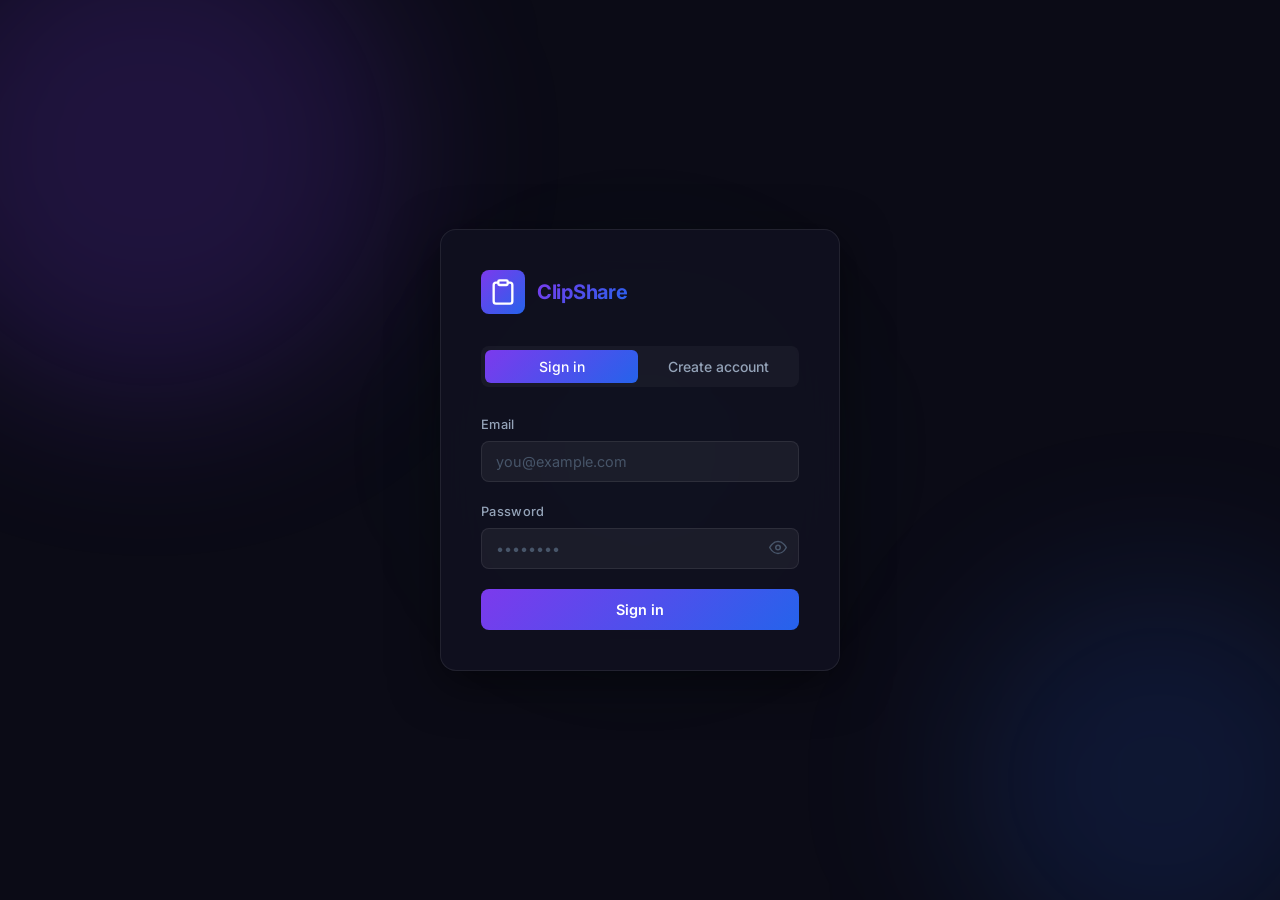
<file: index.html>
<!DOCTYPE html>
<html lang="en">
<head>
  <meta charset="UTF-8" />
  <meta name="viewport" content="width=device-width, initial-scale=1.0" />
  <title>ClipShare — Sign in</title>
  <link rel="preconnect" href="https://fonts.googleapis.com" />
  <link href="https://fonts.googleapis.com/css2?family=Inter:wght@300;400;500;600;700&display=swap" rel="stylesheet" />
  <link rel="stylesheet" href="css/style.css" />
</head>
<body class="auth-page">

  <!-- Animated background orbs -->
  <div class="bg-orb bg-orb-1"></div>
  <div class="bg-orb bg-orb-2"></div>
  <div class="bg-orb bg-orb-3"></div>

  <div class="auth-wrapper">
    <div class="auth-card">

      <!-- Logo -->
      <div class="auth-logo">
        <div class="logo-icon">
          <svg width="28" height="28" viewBox="0 0 24 24" fill="none" stroke="currentColor" stroke-width="2">
            <path d="M16 4h2a2 2 0 0 1 2 2v14a2 2 0 0 1-2 2H6a2 2 0 0 1-2-2V6a2 2 0 0 1 2-2h2"/>
            <rect x="8" y="2" width="8" height="4" rx="1" ry="1"/>
          </svg>
        </div>
        <span class="logo-text">ClipShare</span>
      </div>

      <!-- Tab switcher -->
      <div class="auth-tabs">
        <button class="auth-tab active" data-tab="login">Sign in</button>
        <button class="auth-tab" data-tab="register">Create account</button>
      </div>

      <!-- Login form -->
      <form id="loginForm" class="auth-form active" novalidate>
        <div class="form-group">
          <label class="form-label" for="loginEmail">Email</label>
          <input class="form-input" type="email" id="loginEmail" placeholder="you@example.com" autocomplete="email" required />
        </div>
        <div class="form-group">
          <label class="form-label" for="loginPassword">Password</label>
          <div class="input-wrapper">
            <input class="form-input" type="password" id="loginPassword" placeholder="••••••••" autocomplete="current-password" required />
            <button type="button" class="toggle-password" aria-label="Toggle password visibility">
              <svg class="eye-icon" width="18" height="18" viewBox="0 0 24 24" fill="none" stroke="currentColor" stroke-width="2">
                <path d="M1 12s4-8 11-8 11 8 11 8-4 8-11 8-11-8-11-8z"/><circle cx="12" cy="12" r="3"/>
              </svg>
            </button>
          </div>
        </div>
        <div class="form-error" id="loginError"></div>
        <button type="submit" class="btn-primary btn-full" id="loginBtn">
          <span class="btn-text">Sign in</span>
          <span class="btn-spinner"></span>
        </button>
      </form>

      <!-- Register form -->
      <form id="registerForm" class="auth-form" novalidate>
        <div class="form-group">
          <label class="form-label" for="regUsername">Username</label>
          <input class="form-input" type="text" id="regUsername" placeholder="your_username" autocomplete="username" required />
          <span class="form-hint">Letters, numbers, and underscores only</span>
        </div>
        <div class="form-group">
          <label class="form-label" for="regEmail">Email</label>
          <input class="form-input" type="email" id="regEmail" placeholder="you@example.com" autocomplete="email" required />
        </div>
        <div class="form-group">
          <label class="form-label" for="regPassword">Password</label>
          <div class="input-wrapper">
            <input class="form-input" type="password" id="regPassword" placeholder="Min. 6 characters" autocomplete="new-password" required />
            <button type="button" class="toggle-password" aria-label="Toggle password visibility">
              <svg class="eye-icon" width="18" height="18" viewBox="0 0 24 24" fill="none" stroke="currentColor" stroke-width="2">
                <path d="M1 12s4-8 11-8 11 8 11 8-4 8-11 8-11-8-11-8z"/><circle cx="12" cy="12" r="3"/>
              </svg>
            </button>
          </div>
          <div class="password-strength" id="passwordStrength">
            <div class="strength-bar"><div class="strength-fill" id="strengthFill"></div></div>
            <span class="strength-label" id="strengthLabel"></span>
          </div>
        </div>
        <div class="form-error" id="registerError"></div>
        <button type="submit" class="btn-primary btn-full" id="registerBtn">
          <span class="btn-text">Create account</span>
          <span class="btn-spinner"></span>
        </button>
      </form>

    </div>
  </div>

  <script src="js/config.js"></script>
  <script src="js/api.js"></script>
  <script src="js/auth.js"></script>
</body>
</html>
</file>
<file: css/style.css>
/* ─── Variables ────────────────────────────────────────────────────────────── */
:root {
  --bg:          #0b0b16;
  --bg-2:        #111120;
  --bg-card:     rgba(255,255,255,0.04);
  --bg-card-h:   rgba(255,255,255,0.07);
  --border:      rgba(255,255,255,0.08);
  --border-f:    rgba(124,58,237,0.55);
  --text:        #e2e8f0;
  --text-2:      #94a3b8;
  --text-3:      #475569;
  --purple:      #7c3aed;
  --blue:        #2563eb;
  --grad:        linear-gradient(135deg,#7c3aed,#2563eb);
  --grad-soft:   linear-gradient(135deg,rgba(124,58,237,.12),rgba(37,99,235,.08));
  --success:     #10b981;
  --error:       #ef4444;
  --warning:     #f59e0b;
  --info:        #3b82f6;
  --r:           12px;
  --r-sm:        8px;
  --r-lg:        16px;
  --shadow:      0 4px 24px rgba(0,0,0,.35);
  --shadow-lg:   0 12px 48px rgba(0,0,0,.5);
  --nav-h:       60px;
  --transition:  .2s cubic-bezier(.4,0,.2,1);
}

/* ─── Reset ────────────────────────────────────────────────────────────────── */
*,*::before,*::after { box-sizing: border-box; margin: 0; padding: 0; }

html { font-size: 16px; scroll-behavior: smooth; }

body {
  font-family: 'Inter', system-ui, -apple-system, sans-serif;
  background: var(--bg);
  color: var(--text);
  min-height: 100vh;
  line-height: 1.6;
  -webkit-font-smoothing: antialiased;
}

a { color: var(--purple); text-decoration: none; transition: opacity var(--transition); }
a:hover { opacity: .8; text-decoration: underline; }

/* ─── Logo shared ──────────────────────────────────────────────────────────── */
.logo-icon {
  width: 44px; height: 44px;
  background: var(--grad);
  border-radius: var(--r-sm);
  display: flex; align-items: center; justify-content: center;
  color: #fff;
  flex-shrink: 0;
}
.logo-icon-sm { width: 34px; height: 34px; border-radius: 8px; }
.logo-text {
  font-size: 1.25rem;
  font-weight: 700;
  background: var(--grad);
  -webkit-background-clip: text;
  -webkit-text-fill-color: transparent;
  background-clip: text;
  letter-spacing: -.3px;
}

/* ─── Buttons ──────────────────────────────────────────────────────────────── */
button { cursor: pointer; font-family: inherit; border: none; }

.btn-primary {
  display: inline-flex; align-items: center; justify-content: center; gap: 8px;
  padding: 12px 20px;
  background: var(--grad);
  color: #fff;
  font-size: .9rem; font-weight: 600;
  border-radius: var(--r-sm);
  border: none;
  transition: opacity var(--transition), transform var(--transition), box-shadow var(--transition);
  position: relative; overflow: hidden;
}
.btn-primary::after {
  content: '';
  position: absolute; inset: 0;
  background: rgba(255,255,255,0);
  transition: background var(--transition);
}
.btn-primary:hover::after { background: rgba(255,255,255,.08); }
.btn-primary:active { transform: scale(.98); }
.btn-primary:disabled { opacity: .5; cursor: not-allowed; transform: none; }
.btn-primary.loading .btn-text { opacity: 0; }
.btn-primary.loading .btn-spinner { display: block; }
.btn-full { width: 100%; }

.btn-secondary {
  display: inline-flex; align-items: center; justify-content: center;
  padding: 12px 20px;
  background: transparent;
  color: var(--text-2);
  font-size: .9rem; font-weight: 500;
  border: 1px solid var(--border);
  border-radius: var(--r-sm);
  transition: background var(--transition), border-color var(--transition), color var(--transition);
}
.btn-secondary:hover {
  background: var(--bg-card-h);
  border-color: rgba(255,255,255,.16);
  color: var(--text);
}

.btn-spinner {
  display: none;
  width: 16px; height: 16px;
  border: 2px solid rgba(255,255,255,.3);
  border-top-color: #fff;
  border-radius: 50%;
  animation: spin .7s linear infinite;
  position: absolute;
}

/* ─── Avatar ───────────────────────────────────────────────────────────────── */
.nav-avatar-wrap {
  position: relative; cursor: pointer; flex-shrink: 0;
  border-radius: 50%;
}
.avatar-camera-hint {
  position: absolute; inset: 0;
  border-radius: 50%;
  background: rgba(0,0,0,.58);
  display: flex; align-items: center; justify-content: center;
  opacity: 0;
  transition: opacity .15s;
  pointer-events: none;
  color: #fff;
}
.nav-avatar-wrap:hover .avatar-camera-hint { opacity: 1; }

.avatar {
  width: 34px; height: 34px;
  border-radius: 50%;
  display: flex; align-items: center; justify-content: center;
  font-weight: 700; font-size: .85rem;
  color: #fff; flex-shrink: 0;
}
.avatar-xs { width: 22px; height: 22px; font-size: .65rem; }

/* ══════════════════════════════════════════════════════════════════════════════
   AUTH PAGE
══════════════════════════════════════════════════════════════════════════════ */
.auth-page { display: flex; align-items: center; justify-content: center; min-height: 100vh; overflow: hidden; }

/* Animated background */
.bg-orb {
  position: fixed; border-radius: 50%; filter: blur(80px);
  animation: orb-float 12s ease-in-out infinite;
  pointer-events: none; z-index: 0;
}
.bg-orb-1 { width: 500px; height: 500px; background: rgba(124,58,237,.18); top:-100px; left:-100px; animation-delay:0s; }
.bg-orb-2 { width: 400px; height: 400px; background: rgba(37,99,235,.14);  bottom:-80px; right:-80px; animation-delay:-4s; }
.bg-orb-3 { width: 300px; height: 300px; background: rgba(16,185,129,.08); top:50%; left:50%; transform:translate(-50%,-50%); animation-delay:-8s; }

.auth-wrapper {
  position: relative; z-index: 1;
  width: 100%; max-width: 440px;
  padding: 20px;
}

.auth-card {
  background: rgba(17,17,32,.85);
  backdrop-filter: blur(24px);
  border: 1px solid var(--border);
  border-radius: var(--r-lg);
  padding: 40px;
  box-shadow: var(--shadow-lg);
}

.auth-logo { display: flex; align-items: center; gap: 12px; margin-bottom: 32px; }

/* Tabs */
.auth-tabs {
  display: flex; gap: 4px;
  background: rgba(255,255,255,.04);
  border-radius: var(--r-sm);
  padding: 4px;
  margin-bottom: 28px;
}
.auth-tab {
  flex: 1; padding: 8px 12px;
  font-size: .875rem; font-weight: 500;
  color: var(--text-2);
  background: transparent;
  border-radius: 6px;
  transition: background var(--transition), color var(--transition);
}
.auth-tab.active { background: var(--grad); color: #fff; }
.auth-tab:hover:not(.active) { background: rgba(255,255,255,.06); color: var(--text); }

/* Forms */
.auth-form { display: none; flex-direction: column; gap: 20px; }
.auth-form.active { display: flex; }

.form-group { display: flex; flex-direction: column; gap: 6px; }

.form-label { font-size: .8rem; font-weight: 500; color: var(--text-2); letter-spacing: .3px; }

.form-input {
  width: 100%; padding: 11px 14px;
  background: rgba(255,255,255,.05);
  border: 1px solid var(--border);
  border-radius: var(--r-sm);
  color: var(--text);
  font-size: .9rem; font-family: inherit;
  transition: border-color var(--transition), box-shadow var(--transition), background var(--transition);
  outline: none;
}
.form-input::placeholder { color: var(--text-3); }
.form-input:focus {
  border-color: var(--border-f);
  background: rgba(124,58,237,.06);
  box-shadow: 0 0 0 3px rgba(124,58,237,.15);
}

.input-wrapper { position: relative; }
.input-wrapper .form-input { padding-right: 44px; }
.toggle-password {
  position: absolute; right: 12px; top: 50%; transform: translateY(-50%);
  background: none; color: var(--text-3);
  transition: color var(--transition);
}
.toggle-password:hover { color: var(--text-2); }

.form-hint { font-size: .75rem; color: var(--text-3); }

.form-error {
  display: none;
  font-size: .8rem; color: var(--error);
  background: rgba(239,68,68,.08);
  border: 1px solid rgba(239,68,68,.2);
  border-radius: var(--r-sm);
  padding: 10px 12px;
}

/* Password strength */
.password-strength { display: flex; flex-direction: column; gap: 5px; margin-top: 4px; }
.strength-bar { height: 3px; background: rgba(255,255,255,.08); border-radius: 2px; overflow: hidden; }
.strength-fill { height: 100%; width: 0%; border-radius: 2px; transition: width .35s ease, background .35s ease; }
.strength-label { font-size: .72rem; font-weight: 500; }

/* ══════════════════════════════════════════════════════════════════════════════
   BOARD PAGE
══════════════════════════════════════════════════════════════════════════════ */

/* ─── Navbar ───────────────────────────────────────────────────────────────── */
.navbar {
  position: fixed; top: 0; left: 0; right: 0; z-index: 100;
  height: var(--nav-h);
  display: flex; align-items: center; justify-content: space-between;
  padding: 0 24px;
  background: rgba(11,11,22,.85);
  backdrop-filter: blur(20px);
  border-bottom: 1px solid var(--border);
}
.nav-brand { display: flex; align-items: center; gap: 10px; }
.nav-center { position: absolute; left: 50%; transform: translateX(-50%); display: flex; align-items: center; gap: 14px; }
.nav-right { display: flex; align-items: center; gap: 16px; }

.connection-status { display: flex; align-items: center; gap: 7px; }

.online-count-wrap { position: relative; }

.online-count {
  display: flex; align-items: center; gap: 5px;
  font-size: .75rem; font-weight: 500; color: var(--text-3);
  padding: 3px 9px; border-radius: 20px;
  background: rgba(255,255,255,.05);
  border: 1px solid var(--border);
  cursor: pointer;
  transition: background var(--transition), color var(--transition), border-color var(--transition);
}
.online-count:hover,
.online-count[aria-expanded="true"] {
  background: rgba(255,255,255,.1); color: var(--text-2); border-color: rgba(255,255,255,.18);
}

.online-users-panel {
  position: absolute; top: calc(100% + 10px); left: 50%; transform: translateX(-50%);
  min-width: 210px; max-width: 270px;
  background: #1a1a2e;
  border: 1px solid rgba(255,255,255,.13);
  border-radius: 14px;
  box-shadow: 0 4px 6px rgba(0,0,0,.3), 0 16px 48px rgba(0,0,0,.6);
  z-index: 200;
  overflow: hidden;
  animation: card-appear .15s cubic-bezier(.16,1,.3,1) both;
}
.online-panel-head {
  display: flex; align-items: center; justify-content: space-between;
  padding: 10px 10px 9px 14px;
  background: rgba(255,255,255,.03);
  border-bottom: 1px solid rgba(255,255,255,.08);
}
.online-users-header {
  font-size: .68rem; font-weight: 700; letter-spacing: .08em;
  text-transform: uppercase; color: var(--text-3);
}
.online-export-btn {
  display: flex; align-items: center; gap: 5px;
  font-size: .72rem; font-weight: 600; color: #a78bfa;
  background: rgba(124,58,237,.15); border: 1px solid rgba(124,58,237,.3);
  border-radius: 7px; padding: 4px 9px;
  cursor: pointer;
  transition: background var(--transition), border-color var(--transition), color var(--transition);
  white-space: nowrap;
}
.online-export-btn:hover {
  background: rgba(124,58,237,.28); border-color: rgba(124,58,237,.55); color: #c4b5fd;
}
.online-users-list {
  list-style: none; padding: 5px; max-height: 280px; overflow-y: auto;
}
.online-users-list::-webkit-scrollbar { width: 4px; }
.online-users-list::-webkit-scrollbar-track { background: transparent; }
.online-users-list::-webkit-scrollbar-thumb { background: rgba(255,255,255,.1); border-radius: 4px; }
.online-user-item {
  display: flex; align-items: center; gap: 10px;
  padding: 8px 9px; border-radius: 9px;
  transition: background var(--transition);
}
.online-user-item:hover { background: rgba(255,255,255,.07); }
.online-user-item .user-name {
  font-size: .85rem; font-weight: 500; color: var(--text); flex: 1; min-width: 0;
  white-space: nowrap; overflow: hidden; text-overflow: ellipsis;
}
.online-user-item .you-badge {
  font-size: .67rem; font-weight: 600; color: #a78bfa;
  background: rgba(124,58,237,.18); border: 1px solid rgba(124,58,237,.3);
  border-radius: 5px; padding: 1px 6px; flex-shrink: 0;
}
.status-dot {
  width: 8px; height: 8px; border-radius: 50%;
  background: var(--text-3);
  transition: background .4s;
}
.status-dot.online  { background: var(--success); box-shadow: 0 0 8px var(--success); }
.status-dot.offline { background: var(--error); }
.status-text { font-size: .78rem; color: var(--text-2); }

.nav-user { display: flex; align-items: center; gap: 9px; }
.nav-username { font-size: .85rem; font-weight: 500; color: var(--text-2); }

.btn-logout {
  display: flex; align-items: center; gap: 7px;
  padding: 7px 12px;
  font-size: .82rem; font-weight: 500;
  color: var(--text-2);
  background: transparent;
  border: 1px solid var(--border);
  border-radius: var(--r-sm);
  transition: all var(--transition);
}
.btn-logout:hover { background: rgba(239,68,68,.1); border-color: rgba(239,68,68,.3); color: var(--error); }

/* ─── Paste hero ───────────────────────────────────────────────────────────── */
.paste-hero {
  margin-top: var(--nav-h);
  padding: 36px 24px 28px;
  background: var(--grad-soft);
  border-bottom: 1px solid var(--border);
}
.paste-hero-inner {
  max-width: 860px; margin: 0 auto;
  display: flex; align-items: center; gap: 24px; flex-wrap: wrap;
}
.paste-icon {
  width: 60px; height: 60px; flex-shrink: 0;
  background: rgba(124,58,237,.15);
  border: 1px solid rgba(124,58,237,.25);
  border-radius: var(--r);
  display: flex; align-items: center; justify-content: center;
  color: #a78bfa;
}
.paste-hero-text { flex: 1; min-width: 200px; }
.paste-hero-text h2 { font-size: 1.15rem; font-weight: 600; margin-bottom: 4px; }
.paste-hero-text p  { font-size: .875rem; color: var(--text-2); }

kbd {
  display: inline-flex; align-items: center; justify-content: center;
  min-width: 26px; height: 24px; padding: 0 6px;
  background: rgba(255,255,255,.08);
  border: 1px solid rgba(255,255,255,.15);
  border-bottom-width: 2px;
  border-radius: 5px;
  font-family: 'JetBrains Mono', monospace;
  font-size: .78rem; font-weight: 600;
  color: var(--text);
}

.btn-new-clip {
  display: flex; align-items: center; gap: 7px;
  padding: 10px 18px;
  background: var(--grad);
  color: #fff;
  font-size: .875rem; font-weight: 600;
  border-radius: var(--r-sm);
  border: none;
  white-space: nowrap;
  transition: opacity var(--transition), transform var(--transition);
  flex-shrink: 0;
}
.btn-new-clip:hover  { opacity: .9; }
.btn-new-clip:active { transform: scale(.97); }

.paste-hero-actions { display: flex; align-items: center; gap: 10px; flex-wrap: wrap; }

.btn-upload-file {
  display: flex; align-items: center; gap: 7px;
  padding: 10px 18px;
  background: rgba(255,255,255,.06);
  color: var(--text-2);
  font-size: .875rem; font-weight: 600;
  border-radius: var(--r-sm);
  border: 1px solid var(--border);
  white-space: nowrap;
  transition: background var(--transition), border-color var(--transition), color var(--transition), transform var(--transition);
  flex-shrink: 0;
}
.btn-upload-file:hover  { background: rgba(255,255,255,.1); border-color: rgba(255,255,255,.18); color: var(--text); }
.btn-upload-file:active { transform: scale(.97); }

/* Drag-drop overlay */
.drag-drop-overlay {
  display: none;
  position: fixed; inset: 0; z-index: 200;
  background: rgba(11,11,22,.85);
  backdrop-filter: blur(4px);
  align-items: center; justify-content: center;
  border: 3px dashed var(--purple);
  pointer-events: none;
}
.drag-drop-overlay.active { display: flex; }
.drag-drop-inner {
  display: flex; flex-direction: column; align-items: center; gap: 16px;
  color: #a78bfa;
}
.drag-drop-inner p { font-size: 1.25rem; font-weight: 600; color: var(--text); }

/* ─── Board main ───────────────────────────────────────────────────────────── */
.board-main { padding: 28px 24px 60px; }

.board-header {
  display: flex; align-items: center; justify-content: space-between;
  flex-wrap: wrap; gap: 10px;
  margin-bottom: 20px;
}
.board-title {
  font-size: 1rem; font-weight: 600; color: var(--text-2);
}
.clip-count { font-weight: 400; color: var(--text-3); font-size: .9rem; }

/* ─── Clips grid ───────────────────────────────────────────────────────────── */
.clips-grid {
  columns: 1;
  column-gap: 18px;
}
@media (min-width: 640px)  { .clips-grid { columns: 2; } }
@media (min-width: 1024px) { .clips-grid { columns: 3; } }

/* ─── Clip card ────────────────────────────────────────────────────────────── */
.clip-card {
  break-inside: avoid;
  display: flex; flex-direction: column;
  background: var(--bg-card);
  border: 1px solid var(--border);
  border-radius: var(--r);
  overflow: hidden;
  margin-bottom: 18px;
  transition: border-color var(--transition), box-shadow var(--transition), transform var(--transition);
}
.clip-card:hover {
  border-color: rgba(255,255,255,.14);
  box-shadow: var(--shadow);
  transform: translateY(-2px);
}

/* Entrance animation */
@keyframes card-appear {
  from { opacity: 0; transform: translateY(12px) scale(.98); }
  to   { opacity: 1; transform: none; }
}
.card-appear { animation: card-appear .36s cubic-bezier(.16,1,.3,1) both; }

/* Skeleton loading cards */
.skeleton-card { pointer-events: none; }
.sk-header { padding: 12px 14px 8px; display: flex; align-items: center; justify-content: space-between; gap: 8px; }
.sk-body   { padding: 4px 14px 14px; display: flex; flex-direction: column; gap: 9px; }
.sk-footer { padding: 10px 14px; border-top: 1px solid var(--border); display: flex; align-items: center; gap: 9px; }
.sk-pill   { width: 52px; height: 19px; border-radius: 20px; flex-shrink: 0; }
.sk-circle { width: 22px; height: 22px; border-radius: 50%; flex-shrink: 0; }
.sk-line   { height: 11px; border-radius: 4px; width: 100%; }
.sk-medium { width: 72%; }
.sk-short  { width: 40%; }

@keyframes sk-shimmer {
  0%   { background-position: 200% 0; }
  100% { background-position: -200% 0; }
}
.sk-block {
  background: linear-gradient(
    90deg,
    rgba(255,255,255,.04) 25%,
    rgba(255,255,255,.09) 50%,
    rgba(255,255,255,.04) 75%
  );
  background-size: 400% 100%;
  animation: sk-shimmer 1.6s ease-in-out infinite;
}

/* Clip title row */
.clip-title-row {
  padding: 0 14px 10px;
  display: flex;
  align-items: center;
  gap: 6px;
  min-height: 0;
  max-height: 0;
  overflow: hidden;
  transition: max-height .2s ease, padding .2s ease;
}
/* Show row if there's a title */
.clip-title-row.has-title {
  max-height: 60px;
  padding: 0 14px 10px;
}
/* Show placeholder row on hover for own clips with no title */
.clip-card:hover .clip-title-row.is-own:not(.has-title) {
  max-height: 36px;
  padding: 0 14px 8px;
}

.clip-title-text {
  font-size: .88rem;
  font-weight: 600;
  color: var(--text);
  flex: 1;
  line-height: 1.35;
  word-break: break-word;
}
.clip-title-placeholder {
  font-size: .8rem;
  color: var(--text-3);
  flex: 1;
  font-style: italic;
}
.clip-title-edit-btn {
  display: flex; align-items: center; justify-content: center;
  width: 20px; height: 20px; flex-shrink: 0;
  background: transparent; color: var(--text-3);
  border-radius: 5px;
  opacity: 0;
  transition: opacity var(--transition), background var(--transition), color var(--transition);
}
.clip-card:hover .clip-title-edit-btn { opacity: 1; }
.clip-title-edit-btn:hover { background: rgba(255,255,255,.08); color: var(--text-2); }

.clip-title-inline-input {
  flex: 1; min-width: 0;
  background: rgba(255,255,255,.06);
  border: 1px solid var(--border-f);
  border-radius: 4px;
  color: var(--text);
  font-size: .88rem; font-weight: 600; font-family: inherit;
  padding: 2px 7px;
  outline: none;
  box-shadow: 0 0 0 3px rgba(124,58,237,.12);
}

/* Modal title input */
.clip-title-modal-input {
  width: 100%;
  padding: 11px 14px;
  background: rgba(255,255,255,.04);
  border: 1px solid var(--border);
  border-radius: var(--r-sm);
  color: var(--text);
  font-size: .95rem; font-weight: 600; font-family: inherit;
  outline: none;
  margin-bottom: 10px;
  transition: border-color var(--transition), box-shadow var(--transition);
}
.clip-title-modal-input:focus {
  border-color: var(--border-f);
  box-shadow: 0 0 0 3px rgba(124,58,237,.15);
}
.clip-title-modal-input::placeholder { color: var(--text-3); font-weight: 400; font-size: .85rem; }

.clip-card-header {
  display: flex; align-items: center; justify-content: space-between;
  padding: 12px 14px 8px;
}
.clip-meta { display: flex; align-items: center; gap: 6px; }

/* Type badges */
.type-badge {
  display: inline-flex; align-items: center;
  padding: 2px 9px; border-radius: 20px;
  font-size: .68rem; font-weight: 600; letter-spacing: .5px;
  text-transform: uppercase;
}
.type-text  { background: rgba(148,163,184,.12); color: #94a3b8; }
.type-code  { background: rgba(124,58,237,.18);  color: #a78bfa; }
.type-image { background: rgba(16,185,129,.15);  color: #34d399; }
.type-link  { background: rgba(37,99,235,.18);   color: #60a5fa; }
.type-file  { background: rgba(245,158,11,.15);  color: #fbbf24; }

.lang-badge {
  display: inline-flex; align-items: center;
  padding: 2px 7px; border-radius: 20px;
  font-size: .65rem; font-weight: 500; font-family: 'JetBrains Mono', monospace;
  background: rgba(255,255,255,.05);
  color: var(--text-3);
  border: 1px solid var(--border);
}

.clip-time { font-size: .72rem; color: var(--text-3); white-space: nowrap; }

/* Content areas */
.clip-body { padding: 4px 14px 12px; flex: 1; overflow: hidden; }

.text-content {
  font-size: .875rem; color: var(--text-2); line-height: 1.65;
  white-space: pre-wrap; word-break: break-word;
  max-height: 220px; overflow: hidden;
  display: -webkit-box; -webkit-line-clamp: 10; -webkit-box-orient: vertical;
}

/* Code block */
.code-block { border-radius: var(--r-sm); overflow: hidden; margin-top: 4px; }
.code-header {
  display: flex; align-items: center; justify-content: space-between;
  padding: 7px 12px;
  background: rgba(0,0,0,.35);
  border-bottom: 1px solid rgba(255,255,255,.06);
}
.code-lang { font-size: .72rem; font-weight: 600; color: #a78bfa; font-family: 'JetBrains Mono', monospace; }
.code-copy-btn {
  font-size: .7rem; font-weight: 500; color: var(--text-3);
  background: none; border: none; cursor: pointer;
  transition: color var(--transition);
}
.code-copy-btn:hover { color: var(--text-2); }

.code-pre {
  margin: 0 !important;
  max-height: 280px;
  overflow: auto;
  font-size: .78rem !important;
  line-height: 1.6 !important;
  background: rgba(0,0,0,.28) !important;
  border-radius: 0 !important;
}
.code-pre code { font-family: 'JetBrains Mono', monospace !important; }

/* Image */
.image-preview {
  border-radius: var(--r-sm); overflow: hidden;
  background: rgba(0,0,0,.2);
  cursor: zoom-in;
}
.clip-image {
  width: 100%; display: block;
  max-height: 300px; object-fit: cover;
  transition: transform .3s ease, opacity var(--transition);
}
.clip-image:hover { transform: scale(1.02); }

/* Link */
.link-preview {
  display: flex; align-items: flex-start; gap: 10px;
  padding: 10px 12px;
  background: rgba(37,99,235,.08);
  border: 1px solid rgba(37,99,235,.18);
  border-radius: var(--r-sm);
  color: #60a5fa;
}
.link-preview svg { flex-shrink: 0; margin-top: 2px; }
.link-preview a {
  font-size: .82rem; color: #60a5fa;
  word-break: break-all; line-height: 1.5;
  text-decoration: underline;
}

/* File */
.file-preview {
  display: flex; align-items: center; gap: 14px;
  padding: 10px 0;
}
.file-icon-wrap {
  width: 48px; height: 48px;
  border-radius: 10px;
  background: rgba(255,255,255,.06);
  border: 1px solid var(--border);
  display: flex; align-items: center; justify-content: center;
  flex-shrink: 0; color: var(--text-2);
}
.file-icon-pdf   { background: rgba(239,68,68,.1);   border-color: rgba(239,68,68,.2);   color: #f87171; }
.file-icon-word  { background: rgba(37,99,235,.1);   border-color: rgba(37,99,235,.2);   color: #60a5fa; }
.file-icon-excel { background: rgba(16,185,129,.1);  border-color: rgba(16,185,129,.2);  color: #34d399; }
.file-icon-zip   { background: rgba(245,158,11,.1);  border-color: rgba(245,158,11,.2);  color: #fbbf24; }

.file-info { flex: 1; min-width: 0; display: flex; flex-direction: column; gap: 3px; }

.file-name {
  font-size: .875rem; font-weight: 500; color: var(--text);
  white-space: nowrap; overflow: hidden; text-overflow: ellipsis;
}
.file-size { font-size: .72rem; color: var(--text-2); }

.file-download-btn {
  display: flex; align-items: center; justify-content: center;
  width: 34px; height: 34px; flex-shrink: 0;
  background: rgba(255,255,255,.05);
  border: 1px solid var(--border);
  border-radius: var(--r-sm);
  color: var(--text-2);
  text-decoration: none;
  transition: background var(--transition), color var(--transition), border-color var(--transition);
}
.file-download-btn:hover {
  background: var(--bg-card-h); color: var(--text);
  border-color: rgba(255,255,255,.16); text-decoration: none;
}

/* Footer */
.clip-card-footer {
  display: flex; align-items: center; justify-content: space-between;
  padding: 10px 14px;
  border-top: 1px solid var(--border);
}
.clip-author { display: flex; align-items: center; gap: 7px; }
.author-name { font-size: .78rem; color: var(--text-2); font-weight: 500; }

.clip-actions { display: flex; align-items: center; gap: 4px; }
.action-btn {
  display: flex; align-items: center; justify-content: center;
  width: 28px; height: 28px;
  background: transparent;
  color: var(--text-3);
  border-radius: 6px;
  transition: background var(--transition), color var(--transition);
}
.action-btn:hover { background: rgba(255,255,255,.06); color: var(--text-2); }
.delete-btn:hover { background: rgba(239,68,68,.1); color: var(--error); }

/* ─── Empty & loading states ───────────────────────────────────────────────── */
.empty-state {
  display: flex; flex-direction: column; align-items: center; justify-content: center;
  gap: 16px; padding: 60px 24px;
  color: var(--text-3); font-size: .9rem;
}
.loading-state { display: none !important; } /* replaced by skeleton cards */
.empty-icon { color: var(--text-3); opacity: .5; }

/* ─── Load more ────────────────────────────────────────────────────────────── */
.load-more-wrapper { display: flex; justify-content: center; padding: 20px 0 0; }
.btn-load-more {
  padding: 10px 28px;
  background: transparent;
  color: var(--text-2); font-size: .875rem; font-weight: 500;
  border: 1px solid var(--border);
  border-radius: var(--r-sm);
  transition: all var(--transition);
}
.btn-load-more:hover:not(:disabled) { background: var(--bg-card-h); border-color: rgba(255,255,255,.15); }
.btn-load-more:disabled { opacity: .5; cursor: not-allowed; }

/* ─── Modal ────────────────────────────────────────────────────────────────── */
.modal-overlay {
  display: none; position: fixed; inset: 0; z-index: 200;
  background: rgba(0,0,0,.65);
  backdrop-filter: blur(6px);
  align-items: center; justify-content: center;
  padding: 20px;
}
.modal-overlay.active {
  display: flex;
  animation: fade-in .18s ease both;
}

.modal {
  width: 100%; max-width: 560px;
  background: #141428;
  border: 1px solid rgba(255,255,255,.1);
  border-radius: var(--r-lg);
  box-shadow: var(--shadow-lg);
  display: flex; flex-direction: column;
  animation: slide-up .22s ease both;
}
.modal-header {
  display: flex; align-items: center; justify-content: space-between;
  padding: 20px 24px 16px;
  border-bottom: 1px solid var(--border);
}
.modal-header h3 { font-size: 1rem; font-weight: 600; }
.modal-close {
  display: flex; align-items: center; justify-content: center;
  width: 32px; height: 32px;
  background: transparent; color: var(--text-3);
  border-radius: 7px;
  transition: background var(--transition), color var(--transition);
}
.modal-close:hover { background: rgba(255,255,255,.07); color: var(--text); }

.modal-body { padding: 20px 24px; }
.clip-textarea {
  width: 100%; min-height: 180px; padding: 14px;
  background: rgba(255,255,255,.04);
  border: 1px solid var(--border);
  border-radius: var(--r-sm);
  color: var(--text); font-size: .9rem;
  font-family: inherit; line-height: 1.65;
  resize: vertical; outline: none;
  transition: border-color var(--transition), box-shadow var(--transition);
}
.clip-textarea:focus {
  border-color: var(--border-f);
  box-shadow: 0 0 0 3px rgba(124,58,237,.15);
}
.clip-textarea::placeholder { color: var(--text-3); }

.modal-footer {
  display: flex; justify-content: flex-end; gap: 10px;
  padding: 16px 24px 20px;
  border-top: 1px solid var(--border);
}

/* Image modal */
.image-modal {
  position: relative; max-width: 90vw; max-height: 90vh;
}
#imageOverlay.active .image-modal {
  animation: slide-up .22s ease both;
}
.image-modal img { max-width: 100%; max-height: 90vh; border-radius: var(--r); display: block; }
.image-modal-close {
  position: absolute; top: -12px; right: -12px;
  width: 32px; height: 32px;
  background: #1e1e38; color: var(--text);
  border: 1px solid var(--border);
  border-radius: 50%;
  display: flex; align-items: center; justify-content: center;
  transition: background var(--transition);
}
.image-modal-close:hover { background: rgba(239,68,68,.2); color: var(--error); }

/* ─── Toast ────────────────────────────────────────────────────────────────── */
.toast-container {
  position: fixed; bottom: 24px; right: 24px; z-index: 300;
  display: flex; flex-direction: column; gap: 10px;
  pointer-events: none;
}
.toast {
  display: flex; align-items: center; gap: 10px;
  padding: 12px 16px;
  background: #1e1e38;
  border: 1px solid var(--border);
  border-radius: var(--r-sm);
  font-size: .85rem; font-weight: 500;
  color: var(--text);
  box-shadow: var(--shadow);
  opacity: 0; transform: translateX(20px);
  transition: opacity .25s ease, transform .25s ease;
  pointer-events: auto;
  max-width: 320px;
}
.toast-show { opacity: 1; transform: translateX(0); }
.toast-success { border-left: 3px solid var(--success); }
.toast-success svg { color: var(--success); }
.toast-error   { border-left: 3px solid var(--error);   }
.toast-error   svg { color: var(--error); }
.toast-info    { border-left: 3px solid var(--info);    }
.toast-info    svg { color: var(--info); }

/* ─── Prism overrides ──────────────────────────────────────────────────────── */
pre[class*="language-"], code[class*="language-"] {
  font-family: 'JetBrains Mono', 'Fira Code', monospace !important;
  font-size: .78rem !important;
  line-height: 1.65 !important;
}
pre[class*="language-"] {
  background: rgba(0,0,0,.3) !important;
  margin: 0 !important;
  padding: 14px !important;
  border-radius: 0 !important;
  overflow: auto;
}
.token.comment, .token.prolog, .token.doctype, .token.cdata { color: #6b7280 !important; }
.token.keyword   { color: #c084fc !important; }
.token.string    { color: #86efac !important; }
.token.number    { color: #fb923c !important; }
.token.function  { color: #60a5fa !important; }
.token.operator  { color: #e2e8f0 !important; }
.token.punctuation { color: #94a3b8 !important; }
.token.class-name  { color: #f9a8d4 !important; }
.token.boolean     { color: #fb923c !important; }

/* ─── Animations ───────────────────────────────────────────────────────────── */
@keyframes spin      { to { transform: rotate(360deg); } }
@keyframes orb-float {
  0%,100% { transform: translate(0,0) scale(1); }
  33%     { transform: translate(30px,-20px) scale(1.05); }
  66%     { transform: translate(-20px,30px) scale(.97); }
}
@keyframes fade-in  { from { opacity: 0; } to { opacity: 1; } }
@keyframes slide-up { from { opacity: 0; transform: translateY(16px); } to { opacity: 1; transform: translateY(0); } }

/* ─── Share screen button ───────────────────────────────────────────────────── */
.btn-share-screen {
  display: flex; align-items: center; gap: 7px;
  padding: 10px 18px;
  background: rgba(255,255,255,.06);
  color: var(--text-2);
  font-size: .875rem; font-weight: 600;
  border-radius: var(--r-sm);
  border: 1px solid var(--border);
  white-space: nowrap;
  transition: background var(--transition), border-color var(--transition), color var(--transition), transform var(--transition);
  flex-shrink: 0;
}
.btn-share-screen:hover { background: rgba(255,255,255,.1); border-color: rgba(255,255,255,.18); color: var(--text); }
.btn-share-screen:active { transform: scale(.97); }
.btn-share-screen--live {
  background: rgba(239,68,68,.12);
  border-color: rgba(239,68,68,.35);
  color: #f87171;
}
.btn-share-screen--live:hover {
  background: rgba(239,68,68,.2);
  border-color: rgba(239,68,68,.5);
  color: #fca5a5;
}
@keyframes hand-pulse {
  0%, 100% { opacity: 1; }
  50%       { opacity: .55; }
}
.btn-share-screen--waiting {
  background: rgba(245,158,11,.1);
  border-color: rgba(245,158,11,.35);
  color: #fbbf24;
  animation: hand-pulse 1.6s ease-in-out infinite;
}
.btn-share-screen--waiting:hover { background: rgba(245,158,11,.18); border-color: rgba(245,158,11,.55); }

/* ─── Admin hand-raise panel ─────────────────────────────────── */
.hand-queue-wrap { position: relative; }
.hand-queue-btn {
  display: flex; align-items: center; gap: 6px; padding: 6px 10px;
  background: transparent; color: var(--text-2);
  border: 1px solid var(--border); border-radius: 8px;
  font-size: .8rem; transition: background var(--transition), border-color var(--transition), color var(--transition);
  cursor: pointer;
}
.hand-queue-btn:hover { background: rgba(255,255,255,.07); color: var(--text); }
.hand-queue-badge {
  min-width: 17px; height: 17px; padding: 0 4px;
  display: inline-flex; align-items: center; justify-content: center;
  background: #7c3aed; color: #fff; border-radius: 9px;
  font-size: .68rem; font-weight: 700;
  animation: hand-pulse 1.6s ease-in-out infinite;
}
.hand-queue-panel {
  position: absolute; top: calc(100% + 8px); left: 50%; transform: translateX(-50%);
  width: 280px; background: #1a1a2e;
  border: 1px solid rgba(255,255,255,.13); border-radius: 14px;
  box-shadow: 0 4px 6px rgba(0,0,0,.3), 0 16px 48px rgba(0,0,0,.6);
  overflow: hidden; z-index: 200;
}
.hand-panel-head {
  padding: 12px 14px 10px;
  font-size: .78rem; font-weight: 700; letter-spacing: .04em; text-transform: uppercase;
  color: var(--text-3); border-bottom: 1px solid var(--border);
}
.hand-queue-list { list-style: none; margin: 0; padding: 0; }
.hand-req-item {
  display: flex; align-items: center; gap: 10px; padding: 10px 14px;
  border-bottom: 1px solid var(--border);
}
.hand-req-item:last-child { border-bottom: none; }
.hand-req-info { flex: 1; display: flex; flex-direction: column; gap: 1px; min-width: 0; }
.hand-req-name  { font-size: .85rem; color: var(--text); font-weight: 500; }
.hand-req-ws    { font-size: .73rem; color: var(--text-3); white-space: nowrap; overflow: hidden; text-overflow: ellipsis; }
.hand-approve-btn, .hand-deny-btn {
  display: flex; align-items: center; justify-content: center;
  width: 26px; height: 26px; border-radius: 6px; border: none; cursor: pointer;
  transition: background var(--transition), color var(--transition);
}
.hand-approve-btn { background: rgba(34,197,94,.15); color: #4ade80; }
.hand-approve-btn:hover { background: rgba(34,197,94,.3); }
.hand-deny-btn { background: rgba(239,68,68,.12); color: #f87171; }
.hand-deny-btn:hover { background: rgba(239,68,68,.25); }
.hand-panel-empty { padding: 16px 14px; font-size: .82rem; color: var(--text-3); text-align: center; margin: 0; }

/* ─── Hand-raise alert (admin notification) ──────────────────── */
@keyframes hand-alert-in {
  from { opacity: 0; transform: translateX(120%); }
  to   { opacity: 1; transform: translateX(0); }
}
@keyframes hand-alert-out {
  from { opacity: 1; transform: translateX(0); max-height: 120px; margin-bottom: 10px; }
  to   { opacity: 0; transform: translateX(120%); max-height: 0;   margin-bottom: 0; }
}
#handAlertContainer {
  position: fixed; bottom: 24px; right: 24px;
  display: flex; flex-direction: column; gap: 10px;
  z-index: 9999; pointer-events: none;
}
.hand-alert {
  display: flex; align-items: center; gap: 12px;
  padding: 14px 16px;
  background: #1a1a2e;
  border: 1px solid rgba(124,58,237,.4);
  border-left: 3px solid #7c3aed;
  border-radius: 12px;
  box-shadow: 0 8px 32px rgba(0,0,0,.55);
  width: 300px; pointer-events: all;
  animation: hand-alert-in .3s cubic-bezier(.34,1.56,.64,1) forwards;
}
.hand-alert.hand-alert--out {
  animation: hand-alert-out .3s ease forwards;
}
.hand-alert-body { flex: 1; min-width: 0; }
.hand-alert-title {
  font-size: .8rem; font-weight: 700; color: var(--text);
  white-space: nowrap; overflow: hidden; text-overflow: ellipsis;
  margin-bottom: 2px;
}
.hand-alert-sub { font-size: .75rem; color: var(--text-3); }
.hand-alert-sub strong { color: var(--text-2); font-weight: 600; }
.hand-alert-actions { display: flex; gap: 6px; flex-shrink: 0; }
.hand-alert-approve, .hand-alert-deny {
  padding: 5px 11px; border-radius: 6px; border: none;
  font-size: .75rem; font-weight: 700; cursor: pointer;
  transition: opacity .15s;
}
.hand-alert-approve:hover, .hand-alert-deny:hover { opacity: .8; }
.hand-alert-approve { background: #22c55e; color: #fff; }
.hand-alert-deny    { background: rgba(239,68,68,.18); color: #f87171; border: 1px solid rgba(239,68,68,.3); }

/* Live dot (pulsing red) */
@keyframes pulse-dot {
  0%, 100% { opacity: 1;  transform: scale(1); }
  50%       { opacity: .5; transform: scale(.8); }
}
.live-dot {
  width: 7px; height: 7px; border-radius: 50%;
  background: #ef4444;
  display: inline-block; flex-shrink: 0;
  animation: pulse-dot 1.4s ease-in-out infinite;
}

/* Live pill badge */
.live-pill {
  display: inline-flex; align-items: center; gap: 5px;
  padding: 3px 9px; border-radius: 20px;
  background: rgba(239,68,68,.18);
  border: 1px solid rgba(239,68,68,.3);
  color: #f87171;
  font-size: .68rem; font-weight: 700; letter-spacing: .6px;
  text-transform: uppercase; flex-shrink: 0;
}

/* ─── Live banner ────────────────────────────────────────────────────────────── */
.live-banner {
  display: flex; align-items: center; gap: 12px;
  padding: 12px 16px;
  background: rgba(239,68,68,.06);
  border: 1px solid rgba(239,68,68,.18);
  border-radius: var(--r);
  margin-bottom: 20px;
  animation: card-appear .3s cubic-bezier(.16,1,.3,1) both;
}
.live-banner-text {
  flex: 1; font-size: .875rem; color: var(--text-2);
  white-space: nowrap; overflow: hidden; text-overflow: ellipsis;
}
.live-banner-actions { display: flex; align-items: center; gap: 8px; flex-shrink: 0; }
.btn-watch-live {
  display: flex; align-items: center; gap: 6px;
  padding: 7px 14px;
  background: #ef4444; color: #fff;
  font-size: .8rem; font-weight: 700;
  border-radius: 6px; border: none;
  transition: background var(--transition), transform var(--transition);
}
.btn-watch-live:hover  { background: #dc2626; }
.btn-watch-live:active { transform: scale(.96); }
.btn-admin-stop {
  display: flex; align-items: center; gap: 5px;
  padding: 7px 12px;
  background: rgba(239,68,68,.15); color: #f87171;
  border: 1px solid rgba(239,68,68,.35);
  font-size: .78rem; font-weight: 700; border-radius: 6px;
  transition: background var(--transition), border-color var(--transition);
}
.btn-admin-stop:hover { background: rgba(239,68,68,.28); border-color: rgba(239,68,68,.6); }

/* Admin badge in navbar */
.admin-badge {
  display: inline-flex; align-items: center; gap: 4px;
  font-size: .65rem; font-weight: 700; letter-spacing: .04em;
  text-transform: uppercase; color: #a78bfa;
  background: rgba(124,58,237,.18); border: 1px solid rgba(124,58,237,.35);
  border-radius: 5px; padding: 2px 6px; flex-shrink: 0;
}

/* Online panel — crown icon for admin, kick button */
.admin-crown { color: #f59e0b; flex-shrink: 0; }
.kick-btn {
  display: flex; align-items: center; justify-content: center;
  width: 22px; height: 22px; flex-shrink: 0;
  background: transparent; color: var(--text-3);
  border: 1px solid transparent; border-radius: 5px;
  opacity: 0;
  transition: opacity var(--transition), background var(--transition), color var(--transition);
}
.online-user-item:hover .kick-btn { opacity: 1; }
.kick-btn:hover { background: rgba(239,68,68,.15); color: #f87171; border-color: rgba(239,68,68,.3); }
.live-banner-dismiss {
  display: flex; align-items: center; justify-content: center;
  width: 28px; height: 28px;
  background: transparent; color: var(--text-3);
  border-radius: 6px;
  transition: background var(--transition), color var(--transition);
}
.live-banner-dismiss:hover { background: rgba(255,255,255,.07); color: var(--text-2); }

/* ─── Live viewer overlay ────────────────────────────────────────────────────── */
.live-overlay {
  position: fixed; inset: 0; z-index: 250;
  background: #000;
  display: flex; flex-direction: column;
  opacity: 0;
  transition: opacity .22s ease;
}
.live-overlay--visible { opacity: 1; }

.live-overlay-bar {
  display: flex; align-items: center; justify-content: space-between;
  padding: 12px 20px;
  background: rgba(0,0,0,.7);
  backdrop-filter: blur(12px);
  border-bottom: 1px solid rgba(255,255,255,.08);
  flex-shrink: 0;
  gap: 16px;
}
.live-overlay-bar-left  { display: flex; align-items: center; gap: 12px; }
.live-overlay-bar-right { display: flex; align-items: center; gap: 8px; }
.live-overlay-label { font-size: .9rem; font-weight: 500; color: var(--text-2); }

.live-quality-select {
  height: 30px; padding: 0 24px 0 8px;
  background: rgba(255,255,255,.08);
  color: var(--text-2);
  border: 1px solid rgba(255,255,255,.12);
  border-radius: 7px;
  font-size: .78rem; font-weight: 500;
  cursor: pointer;
  transition: background var(--transition), border-color var(--transition);
  appearance: none; -webkit-appearance: none;
  background-image: url("data:image/svg+xml,%3Csvg xmlns='http://www.w3.org/2000/svg' width='10' height='6' viewBox='0 0 10 6'%3E%3Cpath d='M1 1l4 4 4-4' stroke='%23888' stroke-width='1.5' fill='none' stroke-linecap='round'/%3E%3C/svg%3E");
  background-repeat: no-repeat;
  background-position: right 7px center;
}
.live-quality-select:hover { background-color: rgba(255,255,255,.14); border-color: rgba(255,255,255,.2); }
.live-quality-select option { background: #1a1a2e; color: #e2e8f0; }

.live-ctrl-btn {
  display: flex; align-items: center; justify-content: center;
  width: 34px; height: 34px;
  background: rgba(255,255,255,.08);
  color: var(--text-2);
  border-radius: 8px;
  transition: background var(--transition), color var(--transition);
}
.live-ctrl-btn:hover { background: rgba(255,255,255,.14); color: var(--text); }
.live-ctrl-close:hover { background: rgba(239,68,68,.2); color: #f87171; }
/* When audio is actively playing, highlight the mute button so the state is obvious */
.live-ctrl-btn--unmuted { color: #a78bfa; }
.live-ctrl-btn--unmuted:hover { background: rgba(124,58,237,.25); color: #c4b5fd; }

.live-video-wrap {
  flex: 1; position: relative;
  display: flex; align-items: center; justify-content: center;
  overflow: hidden;
}
#liveVideo {
  width: 100%; height: 100%;
  object-fit: contain;
  display: block;
}
#liveFallbackImg {
  position: absolute; inset: 0;
  width: 100%; height: 100%;
  object-fit: contain;
  display: none;
}
.live-connecting {
  position: absolute; inset: 0;
  display: flex; flex-direction: column;
  align-items: center; justify-content: center;
  gap: 16px;
  background: rgba(0,0,0,.6);
  color: var(--text-2); font-size: .9rem;
}

/* ─── Broadcaster live panel ─────────────────────────────────────────────────── */
.bcast-panel {
  position: fixed; bottom: 24px; right: 24px; z-index: 200;
  background: var(--surface-2); border: 1px solid var(--border);
  border-radius: 12px; padding: 12px 14px;
  display: flex; flex-direction: column; gap: 10px;
  box-shadow: 0 4px 24px rgba(0,0,0,.5);
  min-width: 196px;
}
.bcast-panel-row { display: flex; align-items: center; gap: 8px; }
.bcast-mic-btn, .bcast-viewers-btn {
  display: flex; align-items: center; gap: 6px;
  padding: 5px 10px; border-radius: 7px;
  background: rgba(255,255,255,.06); border: 1px solid rgba(255,255,255,.08);
  color: var(--text-2); cursor: pointer; font-size: .8rem;
  transition: background .15s, color .15s;
}
.bcast-mic-btn:hover, .bcast-viewers-btn:hover {
  background: rgba(255,255,255,.12); color: var(--text);
}
.bcast-mic-btn--on { background: rgba(124,58,237,.2); border-color: rgba(124,58,237,.4); color: #a78bfa; }
.bcast-mic-btn--on:hover { background: rgba(124,58,237,.3); }
.bcast-viewers-btn[aria-expanded="true"] { background: rgba(255,255,255,.1); color: var(--text); }
.bcast-viewer-list-wrap { border-top: 1px solid var(--border); padding-top: 10px; }
.bcast-viewer-list {
  list-style: none; margin: 0; padding: 0;
  display: flex; flex-direction: column; gap: 5px;
  max-height: 180px; overflow-y: auto;
}
.bcast-viewer-item { display: flex; align-items: center; gap: 8px; padding: 3px 0; }
.bcast-viewer-name { flex: 1; font-size: .82rem; color: var(--text-2); white-space: nowrap; overflow: hidden; text-overflow: ellipsis; }
.bcast-viewer-speaking { color: #4ade80; }
.bcast-mute-btn {
  display: flex; align-items: center; justify-content: center;
  width: 24px; height: 24px; border-radius: 6px;
  background: transparent; border: 1px solid rgba(255,255,255,.08);
  color: var(--text-3); cursor: pointer; flex-shrink: 0;
  transition: background .15s, color .15s;
}
.bcast-mute-btn:hover { background: rgba(239,68,68,.15); color: #f87171; border-color: rgba(239,68,68,.3); }
.bcast-viewer-empty { font-size: .8rem; color: var(--text-3); margin: 0; }

/* ─── Viewer mic button (in live overlay) ────────────────────────────────────── */
.live-mic-btn--on { background: rgba(124,58,237,.25) !important; color: #a78bfa !important; }
.live-mic-btn--on:hover { background: rgba(124,58,237,.4) !important; }

/* ─── Workspace lock ─────────────────────────────────────────────────────────── */
.ws-item-lock {
  display: flex; align-items: center; flex-shrink: 0;
  color: #f59e0b; margin-left: 2px;
}
.ws-item-lock--open { color: #22c55e; } /* green = access already granted */

/* ─── Live stream tap-to-unmute overlay ─────────────────────────────────────── */
.live-audio-hint {
  position: absolute; inset: 0; z-index: 4;
  display: flex; align-items: center; justify-content: center;
  background: rgba(0,0,0,.55);
  backdrop-filter: blur(2px);
}
.live-audio-hint-btn {
  display: flex; align-items: center; gap: 10px;
  padding: 14px 22px;
  background: rgba(124,58,237,.85);
  color: #fff; font-size: .95rem; font-weight: 600;
  border: none; border-radius: 10px;
  cursor: pointer; transition: background .15s;
  -webkit-tap-highlight-color: transparent; /* suppress iOS tap flash */
}
.live-audio-hint-btn:hover { background: rgba(124,58,237,1); }
.live-audio-hint-btn:active { background: #6d28d9; transform: scale(.97); }
.ws-lock-btn { color: var(--text-3) !important; }
.ws-lock-btn--active { color: #f59e0b !important; }
.ws-lock-btn--active:hover { background: rgba(245,158,11,.12) !important; color: #f59e0b !important; }

/* Small modal variant */
.modal--sm { max-width: 400px; }

/* Danger button (small, for modal footer) */
.btn-danger-sm {
  display: inline-flex; align-items: center; gap: 6px;
  padding: 8px 14px;
  background: rgba(239,68,68,.12);
  border: 1px solid rgba(239,68,68,.3);
  border-radius: var(--r-sm);
  color: #f87171; font-size: .84rem; font-weight: 500; font-family: inherit;
  cursor: pointer;
  transition: background .15s, border-color .15s;
}
.btn-danger-sm:hover { background: rgba(239,68,68,.22); border-color: rgba(239,68,68,.5); }

/* ─── Board layout ─────────────────────────────────────────────────────────── */
.board-layout {
  display: flex;
  align-items: flex-start;
}

/* ─── Workspace sidebar ─────────────────────────────────────────────────────── */
.workspace-sidebar {
  width: 220px;
  flex-shrink: 0;
  border-right: 1px solid var(--border);
  background: rgba(255,255,255,.015);
  position: sticky;
  top: var(--nav-h);
  height: calc(100vh - var(--nav-h));
  overflow-y: auto;
  display: flex;
  flex-direction: column;
  gap: 0;
}

.board-main {
  flex: 1;
  min-width: 0;
}

.ws-header {
  display: flex; align-items: center; justify-content: space-between;
  padding: 16px 14px 10px;
}
.ws-title {
  font-size: .72rem; font-weight: 600; letter-spacing: .6px;
  text-transform: uppercase; color: var(--text-3);
}
.ws-add-btn {
  display: flex; align-items: center; justify-content: center;
  width: 24px; height: 24px;
  background: transparent; color: var(--text-3);
  border-radius: 6px;
  transition: background var(--transition), color var(--transition);
}
.ws-add-btn:hover { background: rgba(255,255,255,.07); color: var(--text-2); }

.ws-new-form {
  padding: 0 10px 10px;
  display: flex; flex-direction: column; gap: 6px;
}
.ws-new-input {
  width: 100%; padding: 7px 10px;
  background: rgba(255,255,255,.05);
  border: 1px solid var(--border);
  border-radius: var(--r-sm);
  color: var(--text); font-size: .82rem; font-family: inherit;
  outline: none;
  transition: border-color var(--transition);
}
.ws-new-input:focus { border-color: var(--border-f); }
.ws-new-input::placeholder { color: var(--text-3); }

.ws-new-actions { display: flex; gap: 6px; }
.ws-confirm-btn {
  flex: 1; padding: 6px 0;
  background: var(--grad); color: #fff;
  font-size: .78rem; font-weight: 600;
  border-radius: 6px; border: none;
  transition: opacity var(--transition);
}
.ws-confirm-btn:hover { opacity: .88; }
.ws-cancel-btn {
  flex: 1; padding: 6px 0;
  background: transparent; color: var(--text-3);
  font-size: .78rem; font-weight: 500;
  border: 1px solid var(--border); border-radius: 6px;
  transition: background var(--transition), color var(--transition);
}
.ws-cancel-btn:hover { background: rgba(255,255,255,.05); color: var(--text-2); }

.ws-list {
  list-style: none;
  padding: 4px 8px 16px;
  display: flex; flex-direction: column; gap: 2px;
}

.ws-item {
  display: flex; align-items: center; gap: 8px;
  padding: 8px 8px;
  border-radius: var(--r-sm);
  cursor: pointer;
  transition: background var(--transition);
  position: relative;
}
.ws-item:hover { background: rgba(255,255,255,.05); }
.ws-item-active { background: rgba(124,58,237,.14) !important; }
.ws-item-active .ws-item-name { color: #a78bfa; }
.ws-item-active .ws-item-icon { color: #a78bfa; }

.ws-item-icon { color: var(--text-3); flex-shrink: 0; display: flex; }

.ws-item-name {
  flex: 1; min-width: 0;
  font-size: .845rem; font-weight: 500; color: var(--text-2);
  white-space: nowrap; overflow: hidden; text-overflow: ellipsis;
  transition: color var(--transition);
}
.ws-item:hover .ws-item-name { color: var(--text); }

.ws-item-count {
  font-size: .68rem; font-weight: 600; color: var(--text-3);
  background: rgba(255,255,255,.06);
  padding: 1px 6px; border-radius: 10px;
  flex-shrink: 0;
}

.ws-item-actions {
  display: none; align-items: center; gap: 2px; flex-shrink: 0;
}
.ws-item:hover .ws-item-actions { display: flex; }

.ws-action-btn {
  display: flex; align-items: center; justify-content: center;
  width: 22px; height: 22px;
  background: transparent; color: var(--text-3);
  border-radius: 5px;
  transition: background var(--transition), color var(--transition);
}
.ws-action-btn:hover { background: rgba(255,255,255,.1); color: var(--text-2); }
.ws-delete-btn:hover { background: rgba(239,68,68,.12); color: var(--error); }

.ws-rename-input {
  flex: 1; min-width: 0;
  background: rgba(255,255,255,.06);
  border: 1px solid var(--border-f);
  border-radius: 4px;
  color: var(--text); font-size: .845rem; font-family: inherit;
  padding: 1px 5px; outline: none;
}

/* ─── New drawing button ───────────────────────────────────────────────────── */
.btn-new-drawing {
  display: flex; align-items: center; gap: 6px;
  padding: 7px 13px;
  background: rgba(124,58,237,.18);
  border: 1px solid rgba(124,58,237,.4);
  border-radius: 8px;
  color: #a78bfa;
  font-size: .82rem; font-weight: 500; font-family: inherit;
  cursor: pointer; white-space: nowrap;
  transition: background .15s, border-color .15s;
}
.btn-new-drawing:hover {
  background: rgba(124,58,237,.3);
  border-color: rgba(124,58,237,.6);
}

/* ─── Section tabs ─────────────────────────────────────────────────────────── */
.section-tabs { display: flex; gap: 4px; }
.section-tab {
  display: flex; align-items: center; gap: 6px;
  padding: 5px 13px;
  border-radius: 8px;
  border: 1px solid var(--border);
  background: transparent;
  color: var(--text-2);
  font-size: .82rem; font-weight: 500; font-family: inherit;
  cursor: pointer;
  transition: background .15s, color .15s, border-color .15s;
}
.section-tab:hover { background: var(--bg-2); color: var(--text); }
.section-tab--active {
  background: rgba(124,58,237,.15);
  border-color: rgba(124,58,237,.4);
  color: #a78bfa;
}
.drawing-count {
  font-size: .72rem; color: var(--text-3);
  background: rgba(255,255,255,.06);
  padding: 1px 5px; border-radius: 10px;
}

/* ─── Drawing card (preview image) ────────────────────────────────────────── */
.clip-card--drawing .clip-card-preview {
  width: 100%; aspect-ratio: 16/9;
  border-radius: 6px; overflow: hidden;
  border: 1px solid var(--border);
  background: #0b0b16;
  margin-bottom: 10px;
  cursor: pointer;
}
.clip-card--drawing .clip-card-preview img {
  width: 100%; height: 100%; object-fit: cover;
}
.btn-download-drawing {
  display: inline-flex; align-items: center; gap: 5px;
  padding: 4px 10px; border-radius: 6px;
  background: rgba(124,58,237,.15);
  border: 1px solid rgba(124,58,237,.3);
  color: #a78bfa;
  font-size: .76rem; font-weight: 500; font-family: inherit;
  cursor: pointer;
  transition: background .15s;
}
.btn-download-drawing:hover { background: rgba(124,58,237,.28); }

.drawing-card-footer {
  display: flex; align-items: center; gap: 6px;
  padding-top: 8px;
  border-top: 1px solid var(--border);
  margin-top: 4px;
}
.btn-open-drawing {
  display: inline-flex; align-items: center; gap: 5px;
  padding: 4px 10px; border-radius: 6px;
  background: rgba(255,255,255,.05);
  border: 1px solid var(--border);
  color: var(--text-2);
  font-size: .76rem; font-weight: 500; font-family: inherit;
  cursor: pointer;
  transition: background .15s;
}
.btn-open-drawing:hover { background: rgba(255,255,255,.1); color: var(--text); }

/* Drawing card — title & action buttons */
.drawing-title-text {
  font-size: .88rem; font-weight: 600; color: var(--text);
  flex: 1; min-width: 0;
  overflow: hidden; text-overflow: ellipsis; white-space: nowrap;
}
.drawing-title-input {
  flex: 1; min-width: 0;
  background: rgba(255,255,255,.06);
  border: 1px solid var(--border-f);
  border-radius: 4px;
  color: var(--text); font-size: .88rem; font-weight: 600; font-family: inherit;
  padding: 2px 7px; outline: none;
  box-shadow: 0 0 0 3px rgba(124,58,237,.12);
}
.drawing-card-actions {
  display: flex; align-items: center; gap: 2px;
  flex-shrink: 0;
  opacity: 0;
  transition: opacity .15s;
}
.clip-card:hover .drawing-card-actions { opacity: 1; }
.drawing-action-btn {
  display: flex; align-items: center; justify-content: center;
  width: 26px; height: 26px; border-radius: 5px; flex-shrink: 0;
  background: transparent; border: none; cursor: pointer;
  color: var(--text-3);
  transition: background .15s, color .15s, box-shadow .15s;
}
.drawing-action-btn:hover               { background: rgba(255,255,255,.08); color: var(--text-2); }
.drawing-delete-btn:hover               { background: rgba(239,68,68,.12) !important; color: #f87171 !important; }
.drawing-delete-btn.--confirming        { background: rgba(239,68,68,.18) !important; color: #f87171 !important;
                                          animation: drawing-del-pulse .65s ease-in-out infinite alternate; }
@keyframes drawing-del-pulse {
  from { box-shadow: 0 0 0 0   rgba(239,68,68,.0); }
  to   { box-shadow: 0 0 0 4px rgba(239,68,68,.4); }
}

/* ─── Canvas overlay ───────────────────────────────────────────────────────── */
.canvas-overlay {
  position: fixed; inset: 0; z-index: 1100;
  display: none; flex-direction: column;
  background: #0b0b16;
}
.canvas-overlay--open { display: flex; }

/* ─── Canvas toolbar ───────────────────────────────────────────────────────── */
.canvas-toolbar {
  display: flex; align-items: center; gap: 2px;
  flex-shrink: 0;
  padding: 6px 10px;
  background: #0f0f1a;
  border-bottom: 1px solid rgba(255,255,255,.07);
  overflow-x: auto;
  min-height: 48px;
}
.canvas-toolbar::-webkit-scrollbar { height: 3px; }
.canvas-divider {
  width: 1px; height: 24px; flex-shrink: 0;
  background: rgba(255,255,255,.08);
  margin: 0 4px;
}
.canvas-tool-group {
  display: flex; align-items: center; gap: 2px; flex-shrink: 0;
}
.canvas-tool-btn {
  display: flex; align-items: center; justify-content: center;
  width: 32px; height: 32px;
  border: 1px solid transparent;
  border-radius: 7px;
  background: transparent;
  color: var(--text-2);
  cursor: pointer;
  transition: background .12s, color .12s, border-color .12s;
}
.canvas-tool-btn:hover { background: rgba(255,255,255,.07); color: var(--text); }
.canvas-tool-btn.tool-active {
  background: rgba(124,58,237,.22);
  border-color: rgba(124,58,237,.45);
  color: #a78bfa;
}
.canvas-close-btn { color: var(--text-3); }
.canvas-close-btn:hover { background: rgba(239,68,68,.12); color: var(--error); }

/* Colors */
.canvas-colors { gap: 4px; }
.canvas-color-swatch {
  width: 20px; height: 20px; border-radius: 50%;
  border: 2px solid transparent;
  cursor: pointer; flex-shrink: 0;
  transition: transform .1s, border-color .12s;
}
.canvas-color-swatch:hover { transform: scale(1.15); }
.canvas-color-swatch.color-active {
  border-color: #fff;
  outline: 2px solid rgba(255,255,255,.3);
  outline-offset: 1px;
}
.canvas-color-custom {
  width: 22px; height: 22px;
  border-radius: 50%; border: 2px solid rgba(255,255,255,.18);
  cursor: pointer; background: none; padding: 0;
  overflow: hidden;
}
.canvas-color-custom::-webkit-color-swatch-wrapper { padding: 0; }
.canvas-color-custom::-webkit-color-swatch { border: none; border-radius: 50%; }

/* Fill buttons */
.canvas-fill-btn {
  display: flex; align-items: center; justify-content: center;
  width: 28px; height: 28px;
  border: 1px solid transparent;
  border-radius: 6px;
  background: transparent;
  color: var(--text-2);
  cursor: pointer;
  transition: background .12s, border-color .12s, color .12s;
}
.canvas-fill-btn:hover { background: rgba(255,255,255,.07); color: var(--text); }
.canvas-fill-btn.fill-active {
  background: rgba(124,58,237,.2);
  border-color: rgba(124,58,237,.4);
  color: #a78bfa;
}

/* Stroke width buttons */
.canvas-sw-group { gap: 4px; }
.canvas-sw-btn {
  display: flex; align-items: center; justify-content: center;
  width: 34px; height: 28px;
  border: 1px solid transparent;
  border-radius: 6px;
  background: transparent;
  cursor: pointer;
  transition: background .12s, border-color .12s;
}
.canvas-sw-btn:hover { background: rgba(255,255,255,.07); }
.canvas-sw-btn.sw-active {
  background: rgba(124,58,237,.2);
  border-color: rgba(124,58,237,.4);
}
.sw-line { display: block; width: 18px; border-radius: 2px; background: var(--text-2); }
.sw-1  { height: 1px; }
.sw-2  { height: 2px; }
.sw-4  { height: 4px; }
.sw-8  { height: 7px; }

/* Font size input */
.canvas-font-group { gap: 4px; }
.canvas-label { font-size: .73rem; color: var(--text-3); white-space: nowrap; }
.canvas-font-input {
  width: 46px; padding: 3px 5px;
  background: rgba(255,255,255,.06);
  border: 1px solid var(--border);
  border-radius: 6px;
  color: var(--text); font-size: .8rem; font-family: inherit;
  text-align: center; outline: none;
}
.canvas-font-input:focus { border-color: rgba(124,58,237,.5); }

/* Zoom */
.canvas-zoom-group { gap: 2px; }
.canvas-zoom-level {
  min-width: 40px; text-align: center;
  font-size: .76rem; color: var(--text-2);
  font-variant-numeric: tabular-nums;
}

/* ─── Canvas main row (canvas + resources panel) ──────────────────────────── */
.canvas-main {
  flex: 1; display: flex; min-height: 0; overflow: hidden;
}

/* ─── Canvas area ──────────────────────────────────────────────────────────── */
.canvas-area {
  flex: 1; position: relative; overflow: hidden;
}
#drawingCanvas {
  display: block; cursor: crosshair;
  position: absolute; inset: 0;
}
.canvas-text-input {
  position: absolute;
  background: transparent;
  border: none;
  border-radius: 3px;
  padding: 0;
  margin: 0;
  font-family: Inter, system-ui, sans-serif;
  color: inherit;
  outline: none;
  resize: none;
  z-index: 20;
  overflow: hidden;
  word-break: keep-all;
  white-space: pre;
  box-sizing: content-box;
  caret-color: currentColor;
}
.canvas-text-input::selection {
  background: rgba(124,58,237,.35);
  color: inherit;
}

/* ─── Canvas footer ────────────────────────────────────────────────────────── */
.canvas-footer {
  display: flex; align-items: center; gap: 10px;
  flex-shrink: 0;
  padding: 8px 14px;
  background: #0f0f1a;
  border-top: 1px solid rgba(255,255,255,.07);
}
.canvas-title-input {
  flex: 1; min-width: 0; max-width: 340px;
  background: rgba(255,255,255,.05);
  border: 1px solid var(--border);
  border-radius: 8px;
  color: var(--text); font-size: .9rem; font-family: inherit;
  padding: 6px 12px; outline: none;
}
.canvas-title-input:focus { border-color: rgba(124,58,237,.5); }
.canvas-footer-actions { display: flex; gap: 8px; margin-left: auto; }
.canvas-footer-btn {
  display: flex; align-items: center; gap: 6px;
  padding: 7px 14px; border-radius: 8px;
  font-size: .84rem; font-weight: 500; font-family: inherit;
  cursor: pointer;
  transition: background .15s, border-color .15s;
}
.canvas-dl-btn {
  background: rgba(255,255,255,.05);
  border: 1px solid var(--border);
  color: var(--text-2);
}
.canvas-dl-btn:hover { background: rgba(255,255,255,.09); color: var(--text); }
.canvas-cancel-btn {
  background: transparent;
  border: 1px solid var(--border);
  color: var(--text-2);
}
.canvas-cancel-btn:hover { background: rgba(255,255,255,.05); color: var(--text); }
.canvas-save-btn {
  background: rgba(124,58,237,.22);
  border: 1px solid rgba(124,58,237,.45);
  color: #a78bfa;
}
.canvas-save-btn:hover { background: rgba(124,58,237,.35); }
.canvas-save-btn:disabled { opacity: .5; cursor: not-allowed; }

/* ─── Canvas resources side panel ──────────────────────────────────────────── */
.canvas-res-panel {
  width: 0; overflow: hidden;
  display: flex; flex-direction: column;
  background: #0c0d18;
  border-left: 1px solid rgba(124,58,237,.2);
  transition: width .2s ease;
  flex-shrink: 0;
}
.canvas-res-panel--open { width: 210px; }
.canvas-res-panel-header {
  display: flex; align-items: center; justify-content: space-between;
  padding: 10px 12px;
  border-bottom: 1px solid rgba(124,58,237,.15);
  font-size: .75rem; font-weight: 600; color: #94a3b8;
  text-transform: uppercase; letter-spacing: .06em;
  flex-shrink: 0;
}
.canvas-res-close {
  background: none; border: none; cursor: pointer;
  color: #64748b; padding: 2px; display: flex; align-items: center;
  border-radius: 4px;
}
.canvas-res-close:hover { color: #e2e8f0; background: rgba(255,255,255,.07); }
.canvas-res-panel-body {
  flex: 1; overflow-y: auto; padding: 8px;
  display: grid; grid-template-columns: 1fr 1fr; gap: 6px;
  align-content: start;
}
.canvas-res-empty {
  grid-column: 1/-1; color: #64748b; font-size: .76rem;
  line-height: 1.5; padding: 8px 4px;
}
.canvas-res-item {
  border-radius: 6px; overflow: hidden; cursor: pointer;
  border: 1px solid rgba(255,255,255,.07);
  transition: border-color .15s, transform .1s;
  position: relative; background: rgba(255,255,255,.03);
}
.canvas-res-item:hover { border-color: rgba(124,58,237,.5); transform: translateY(-1px); }
.canvas-res-item--image img { width: 100%; aspect-ratio: 1; object-fit: cover; display: block; }
.canvas-res-item--text {
  padding: 8px 7px; font-size: .73rem; color: #cbd5e1;
  min-height: 52px; word-break: break-word; line-height: 1.4;
}

/* ─── Resources board section ───────────────────────────────────────────────── */
.resource-add-area {
  display: flex; flex-direction: column; gap: 10px;
  padding: 14px 0 20px;
}
.resource-paste-zone {
  display: flex; flex-direction: column; align-items: center; justify-content: center;
  gap: 8px; padding: 24px 16px;
  border: 2px dashed rgba(124,58,237,.35); border-radius: 12px;
  color: #64748b; font-size: .84rem; cursor: pointer;
  transition: border-color .15s, background .15s;
  outline: none;
}
.resource-paste-zone:hover,
.resource-paste-zone:focus,
.resource-paste-zone--drag { border-color: #7c3aed; background: rgba(124,58,237,.05); color: #a78bfa; }
.resource-text-row { display: flex; gap: 8px; }
.resource-text-input {
  flex: 1; background: rgba(255,255,255,.04); border: 1px solid var(--border);
  border-radius: 8px; color: var(--text); font-family: inherit;
  font-size: .875rem; padding: 8px 12px; outline: none;
  transition: border-color .15s;
}
.resource-text-input:focus { border-color: rgba(124,58,237,.5); }
.btn-sm { padding: 8px 14px; font-size: .84rem; }

.resources-grid {
  display: grid;
  grid-template-columns: repeat(auto-fill, minmax(160px, 1fr));
  gap: 14px;
  padding-bottom: 20px;
}
.resource-card {
  background: var(--card-bg);
  border: 1px solid var(--border);
  border-radius: 10px; overflow: hidden;
  transition: border-color .15s, box-shadow .15s;
}
.resource-card:hover { border-color: rgba(124,58,237,.4); box-shadow: 0 0 0 1px rgba(124,58,237,.2); }
.resource-card-thumb img { width: 100%; aspect-ratio: 16/9; object-fit: cover; display: block; }
.resource-card-text {
  padding: 12px; font-size: .875rem; color: var(--text);
  line-height: 1.5; min-height: 64px; word-break: break-word;
}
.resource-card-footer {
  display: flex; align-items: center; justify-content: space-between;
  padding: 7px 10px;
  border-top: 1px solid var(--border);
}
.resource-card-name {
  font-size: .75rem; color: var(--text-2);
  white-space: nowrap; overflow: hidden; text-overflow: ellipsis;
  max-width: 80%;
}
.resource-delete-btn {
  background: none; border: none; cursor: pointer;
  color: #64748b; padding: 3px; display: flex; align-items: center;
  border-radius: 4px; flex-shrink: 0;
}
.resource-delete-btn:hover { color: #f87171; background: rgba(248,113,113,.1); }

/* ─── Canvas fullscreen ────────────────────────────────────────────────────── */
.canvas-overlay:fullscreen,
.canvas-overlay:-webkit-full-screen {
  display: flex;
  flex-direction: column;
  width: 100vw;
  height: 100vh;
  background: #0b0b16;
}
.canvas-overlay:fullscreen .canvas-main,
.canvas-overlay:-webkit-full-screen .canvas-main {
  flex: 1;
  min-height: 0;
}

/* ─── Canvas context menu ──────────────────────────────────────────────────── */
.canvas-ctx-menu {
  position: fixed;
  z-index: 9999;
  min-width: 180px;
  background: #1a1a2e;
  border: 1px solid rgba(255,255,255,0.1);
  border-radius: 10px;
  padding: 5px;
  box-shadow: 0 8px 32px rgba(0,0,0,0.5), 0 2px 8px rgba(0,0,0,0.3);
  animation: ctxFadeIn .1s ease;
}
@keyframes ctxFadeIn {
  from { opacity: 0; transform: scale(0.95); }
  to   { opacity: 1; transform: scale(1); }
}
.ctx-menu-item {
  display: flex;
  align-items: center;
  gap: 9px;
  width: 100%;
  padding: 8px 10px;
  background: none;
  border: none;
  border-radius: 6px;
  color: #e2e8f0;
  font-size: .82rem;
  font-family: inherit;
  cursor: pointer;
  text-align: left;
  transition: background .12s;
}
.ctx-menu-item:hover { background: rgba(255,255,255,0.07); }
.ctx-menu-item--danger { color: #f87171; }
.ctx-menu-item--danger:hover { background: rgba(248,113,113,0.12); }
.ctx-menu-item kbd {
  margin-left: auto;
  font-size: .72rem;
  color: #64748b;
  background: rgba(255,255,255,0.05);
  border: 1px solid rgba(255,255,255,0.08);
  border-radius: 4px;
  padding: 1px 5px;
  font-family: inherit;
}
.ctx-menu-divider {
  height: 1px;
  background: rgba(255,255,255,0.07);
  margin: 4px 0;
}

/* Selection count badge in toolbar */
.canvas-sel-count {
  font-size: .75rem;
  font-weight: 600;
  color: #a78bfa;
  background: rgba(124,58,237,0.18);
  border: 1px solid rgba(124,58,237,0.35);
  border-radius: 20px;
  padding: 2px 10px;
  white-space: nowrap;
  user-select: none;
}

/* ─── Scrollbar ────────────────────────────────────────────────────────────── */
::-webkit-scrollbar { width: 6px; height: 6px; }
::-webkit-scrollbar-track { background: transparent; }
::-webkit-scrollbar-thumb { background: rgba(255,255,255,.12); border-radius: 3px; }
::-webkit-scrollbar-thumb:hover { background: rgba(255,255,255,.2); }

/* ─── Responsive ───────────────────────────────────────────────────────────── */
@media (max-width: 600px) {
  .auth-card { padding: 28px 20px; }
  .navbar { padding: 0 16px; }
  .nav-center { display: none; }
  .nav-username { display: none; }
  .paste-hero { padding: 24px 16px; }
  .board-main { padding: 20px 16px 60px; }
  .workspace-sidebar { display: none; }
  .toast-container { right: 16px; left: 16px; }
  .toast { max-width: 100%; }
}
</file>
